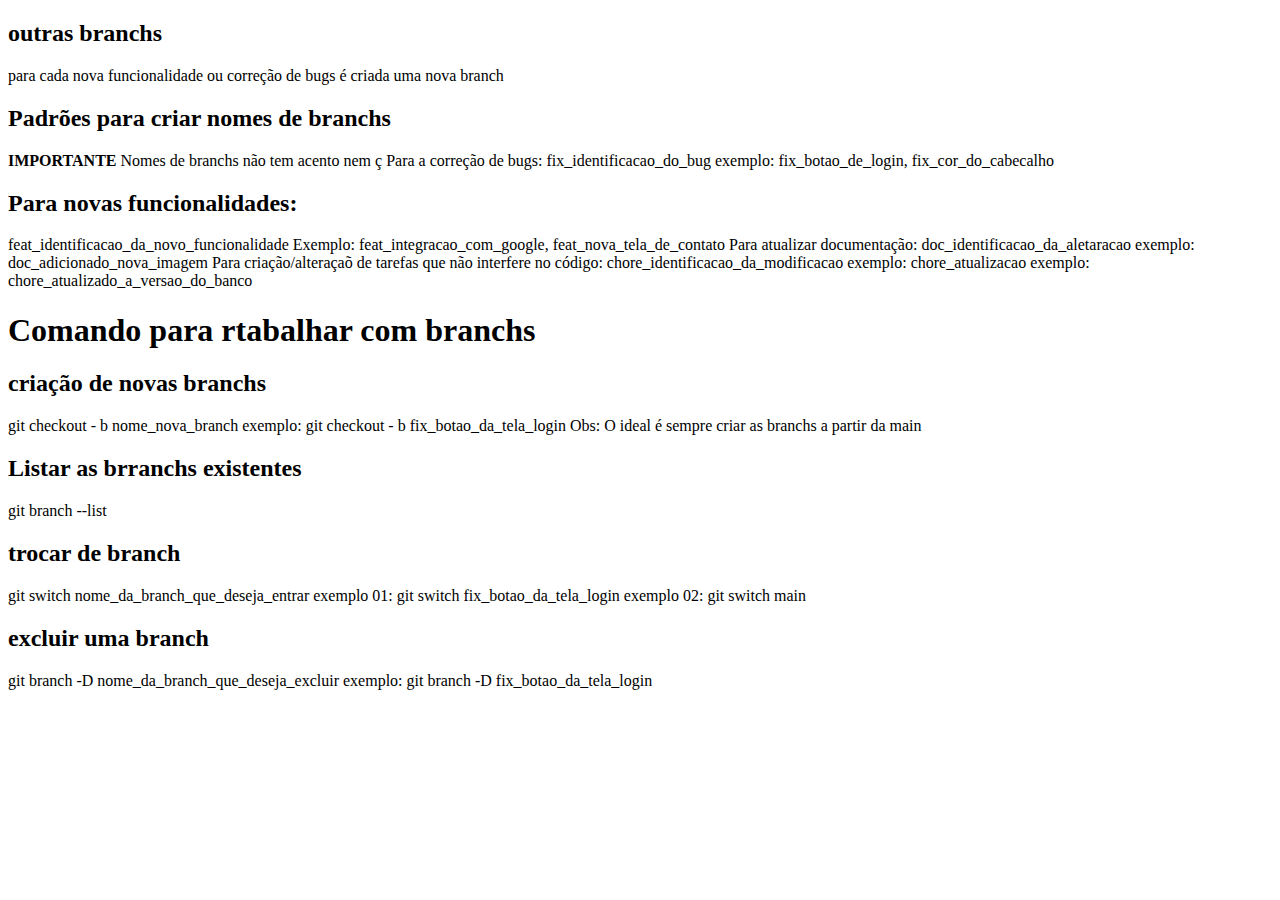
<file: index.html>
<!DOCTYPE html>
<html lang="en">
<head>
    <meta charset="UTF-8">
    <meta http-equiv="X-UA-Compatible" content="IE=edge">
    <meta name="viewport" content="width=device-width, initial-scale=1.0">
    <title>branchs</title>
    <link rel="stylesheet" href="css/style.css">
</head>
<body>
    <p>
    <h2>outras branchs</h2>
        para cada nova funcionalidade ou correção de bugs é criada uma nova branch
        
        <h2>Padrões para criar nomes de branchs</h2>
        <b>IMPORTANTE</b> Nomes de branchs não tem acento nem ç
        Para a correção de bugs: fix_identificacao_do_bug
        exemplo: fix_botao_de_login, fix_cor_do_cabecalho
        
        <h2>Para novas funcionalidades:</h2> 
        feat_identificacao_da_novo_funcionalidade
        Exemplo: feat_integracao_com_google, feat_nova_tela_de_contato
        
        Para atualizar documentação: doc_identificacao_da_aletaracao
        exemplo: doc_adicionado_nova_imagem
        
        Para criação/alteraçaõ de tarefas que não interfere no código:
        chore_identificacao_da_modificacao
        exemplo: chore_atualizacao
        exemplo: chore_atualizado_a_versao_do_banco
        
        <h1>Comando para rtabalhar com branchs</h1>
        <h2>criação de novas branchs</h2>
        git checkout - b nome_nova_branch
        exemplo: git checkout - b fix_botao_da_tela_login
        Obs: O ideal é sempre criar as branchs a partir da main
        
        <h2>Listar as brranchs existentes</h2>
        git branch --list
        
        <h2>trocar de branch</h2>
        git switch nome_da_branch_que_deseja_entrar
        exemplo 01: git switch fix_botao_da_tela_login
        exemplo 02: git switch main                 
        
        <h2> excluir uma branch</h2>
        git branch -D nome_da_branch_que_deseja_excluir
        exemplo: git branch -D fix_botao_da_tela_login
    </p>
</body>
</html>
</file>
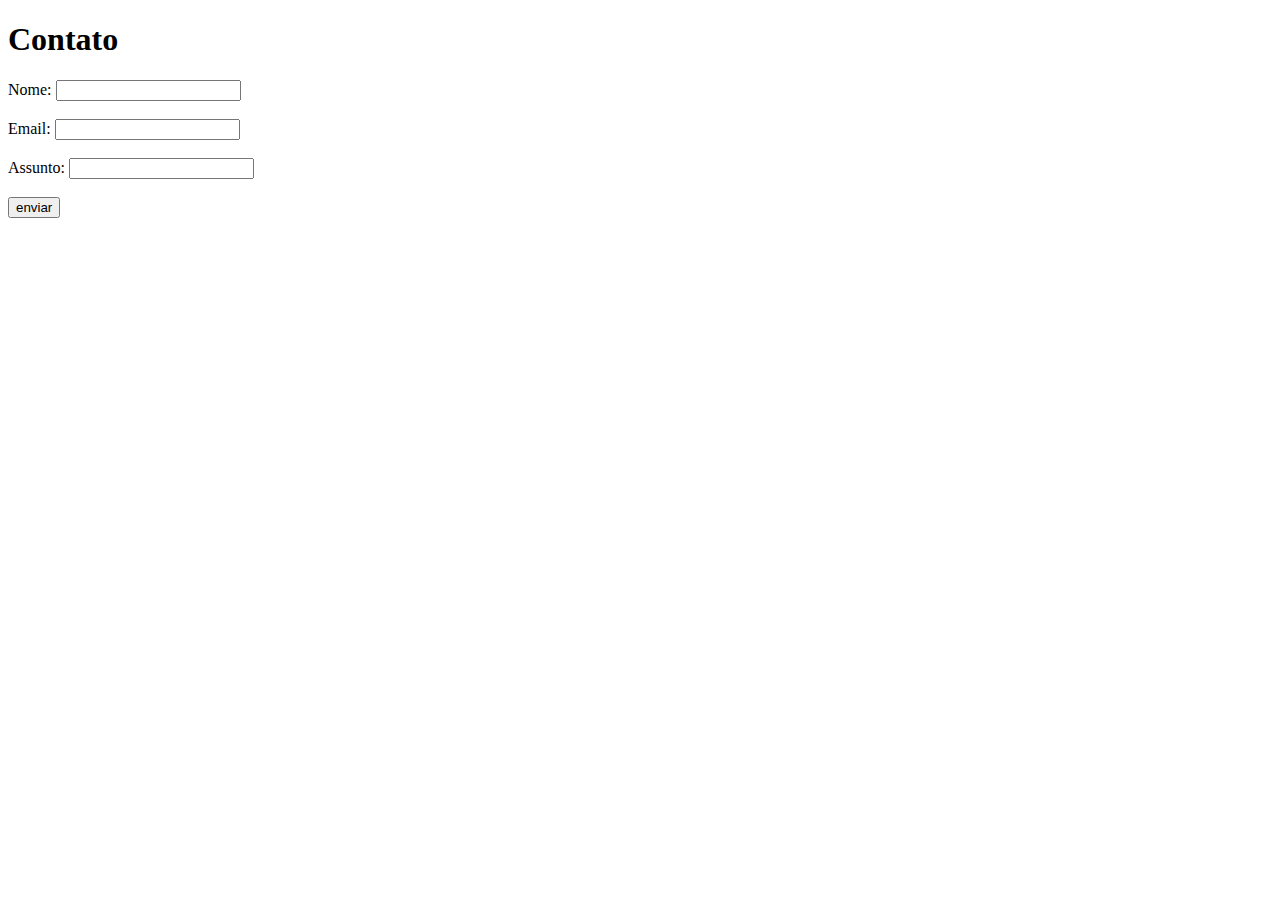
<file: contato.html>
<!DOCTYPE html>
<html lang="en">
<head>
    <meta charset="UTF-8">
    <meta http-equiv="X-UA-Compatible" content="IE=edge">
    <meta name="viewport" content="width=device-width, initial-scale=1.0">
    <link rel="stylesheet" href="css/style.css">
    <title>miau</title>
</head>
<body>
<h1>Contato</h1>
Nome: <input type="text" name="nome" id="" > <br><br>
Email: <input type="text" name="email" id="" > <br><br>
Assunto: <input type="text" name="assunto" id="" > <br><br>
<input type="button" value="enviar">

</body>
</html>
</file>
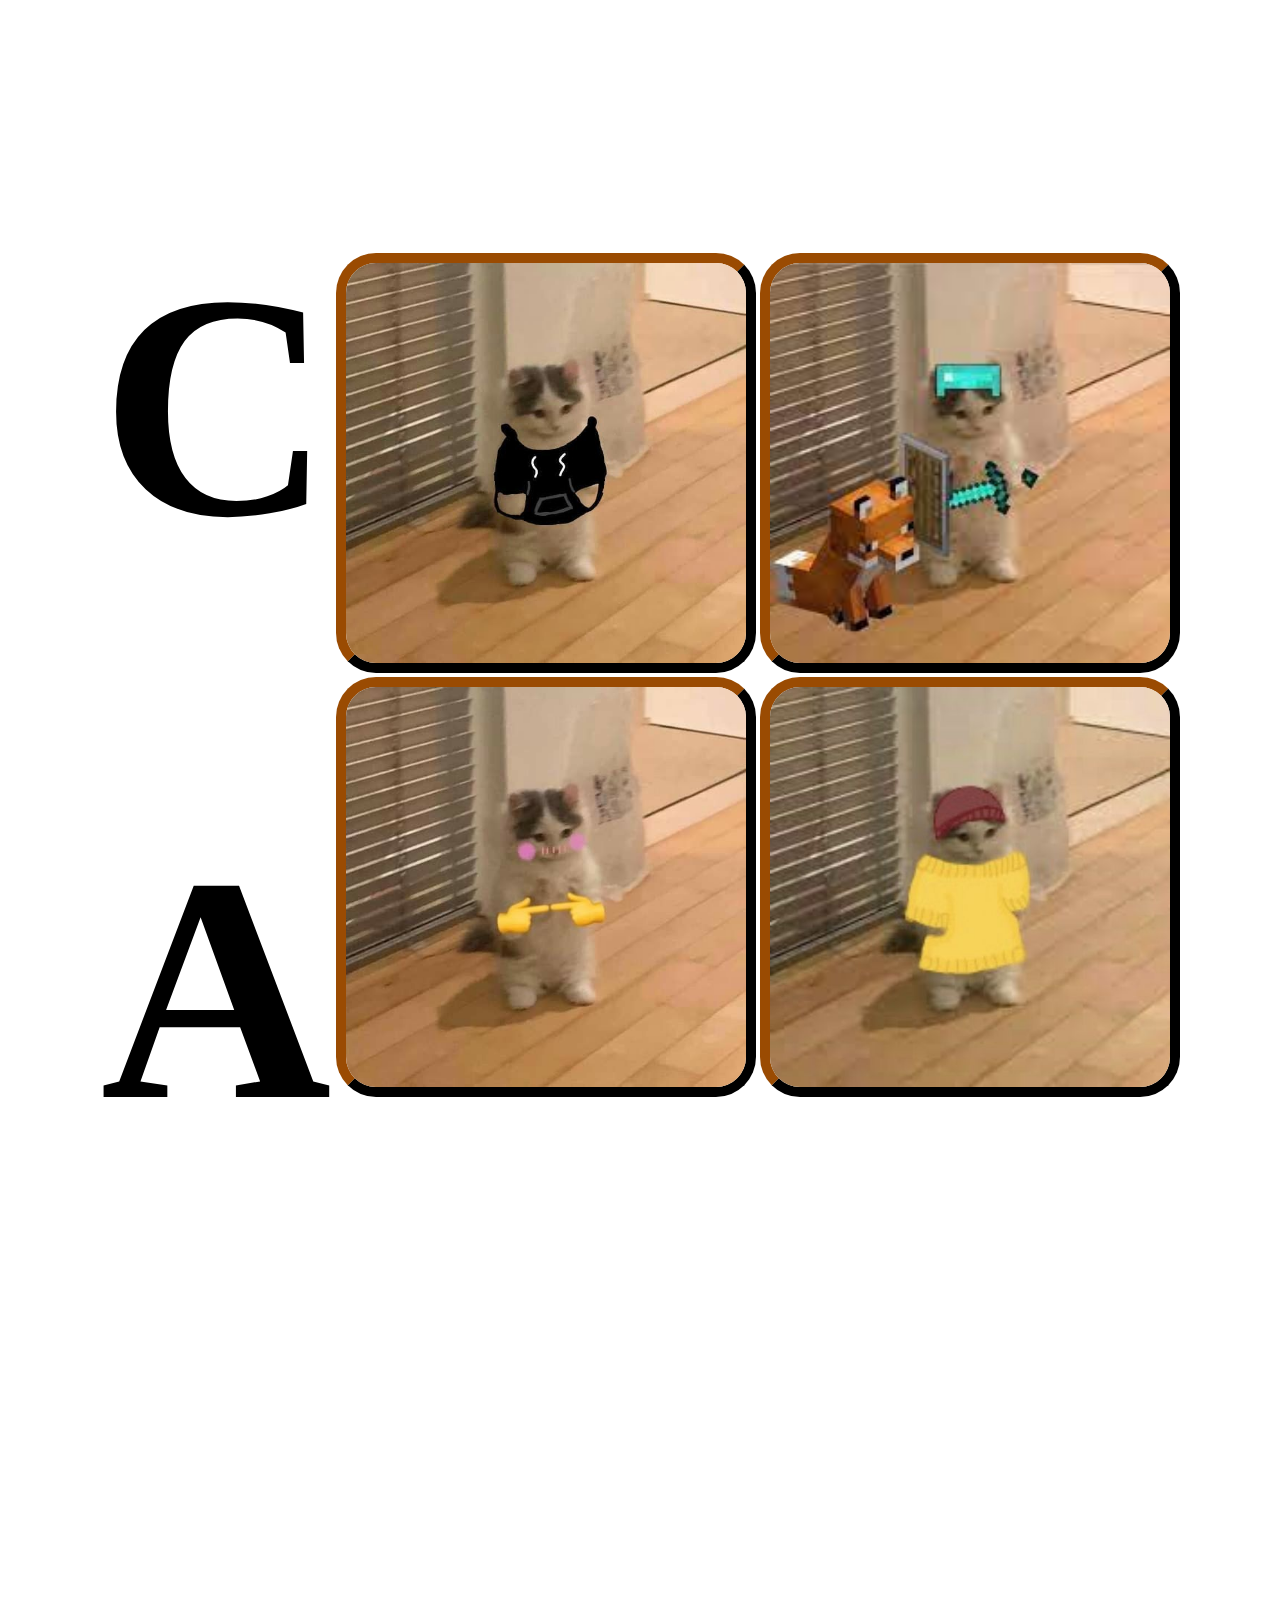
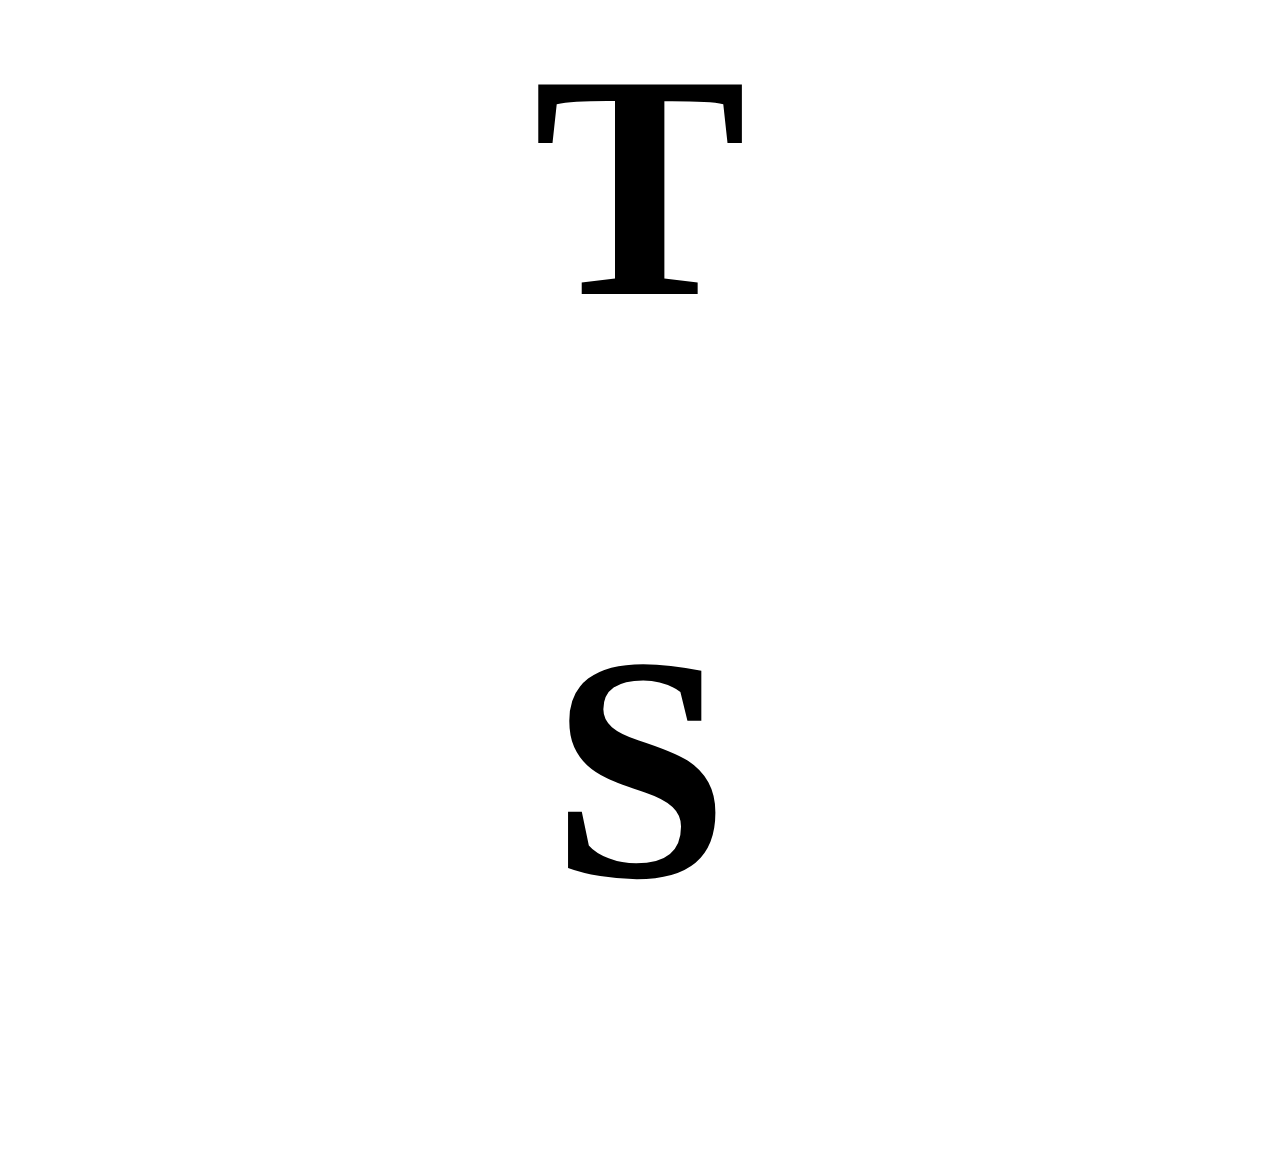
<file: galeria.html>
<!DOCTYPE html>
<html lang="en">
<head>
    <meta charset="UTF-8">
    <meta http-equiv="X-UA-Compatible" content="IE=edge">
    <meta name="viewport" content="width=device-width, initial-scale=1.0">
    <title>galeria</title>
    <link rel="stylesheet" href="css/style.css">
</head>
<body><center>
    <div id="ca">
    <H1>C</H1> <H1>A</H1>
    </div>
    <div> 
    <img src="img/gato_moletom.jpg" alt="">
    <img src="img/mine_cat.jfif" alt="">
    <br>
    <img src="img/shy_cat.jpg" alt="">
    <img src="img/willbur_cat.jpg" alt="">
</div>
<div id="ts">
 <H1>T</H1> <H1>S</H1>
</div>
</center>
</body>
</html>
</file>
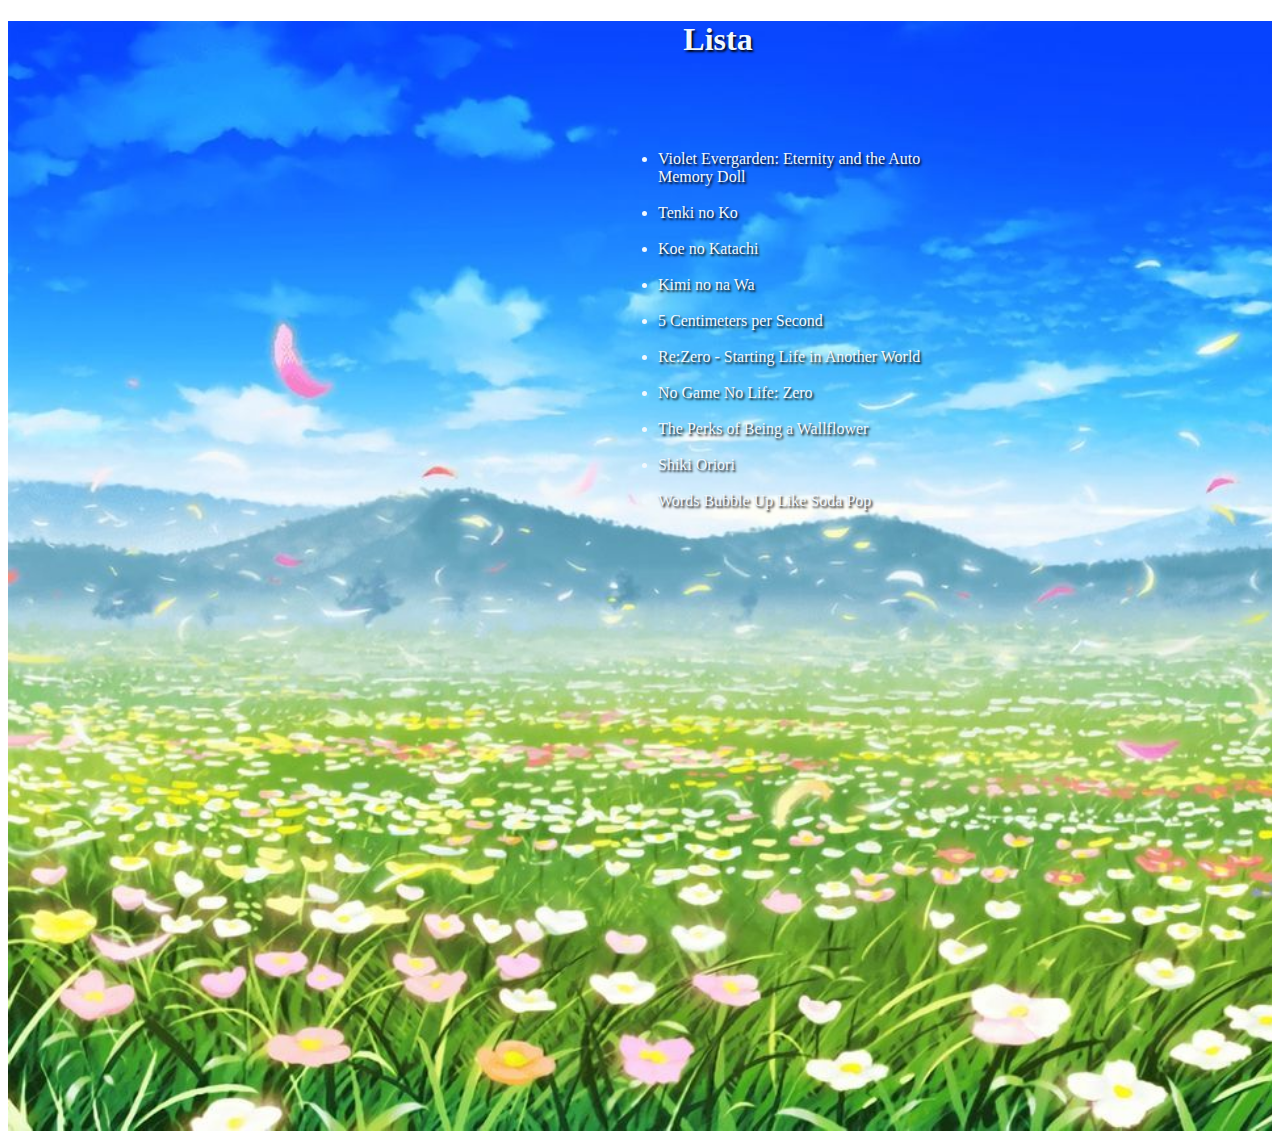
<file: lista-de-filmes.html>
<!DOCTYPE html>
<html lang="en">
<head>
    <meta charset="UTF-8">
    <meta http-equiv="X-UA-Compatible" content="IE=edge">
    <meta name="viewport" content="width=device-width, initial-scale=1.0">
    <link rel="stylesheet" href="css/LF.css">
    <title>Lista de filmes</title>
</head>
<body>
    <div id="fundo">
    <div id="tudo"> 
    <center>
    <h1>Lista</h1><br><br><br>
</center>
<div id="lista">
    <ul>
        <li>Violet Evergarden: Eternity and the Auto Memory Doll</li><br>
        <li>Tenki no Ko</li><br>
        <li>Koe no Katachi</li><br>
        <li>Kimi no na Wa</li><br>
        <li>5 Centimeters per Second</li><br>
        <li>Re:Zero - Starting Life in Another World</li><br>
        <li>No Game No Life: Zero</li><br>
        <li>The Perks of Being a Wallflower</li><br>
        <li>Shiki Oriori</li><br>
        <li>Words Bubble Up Like Soda Pop</li><br>
    </ul>
</div>
</div>
</div>
</body>
</html>
</file>
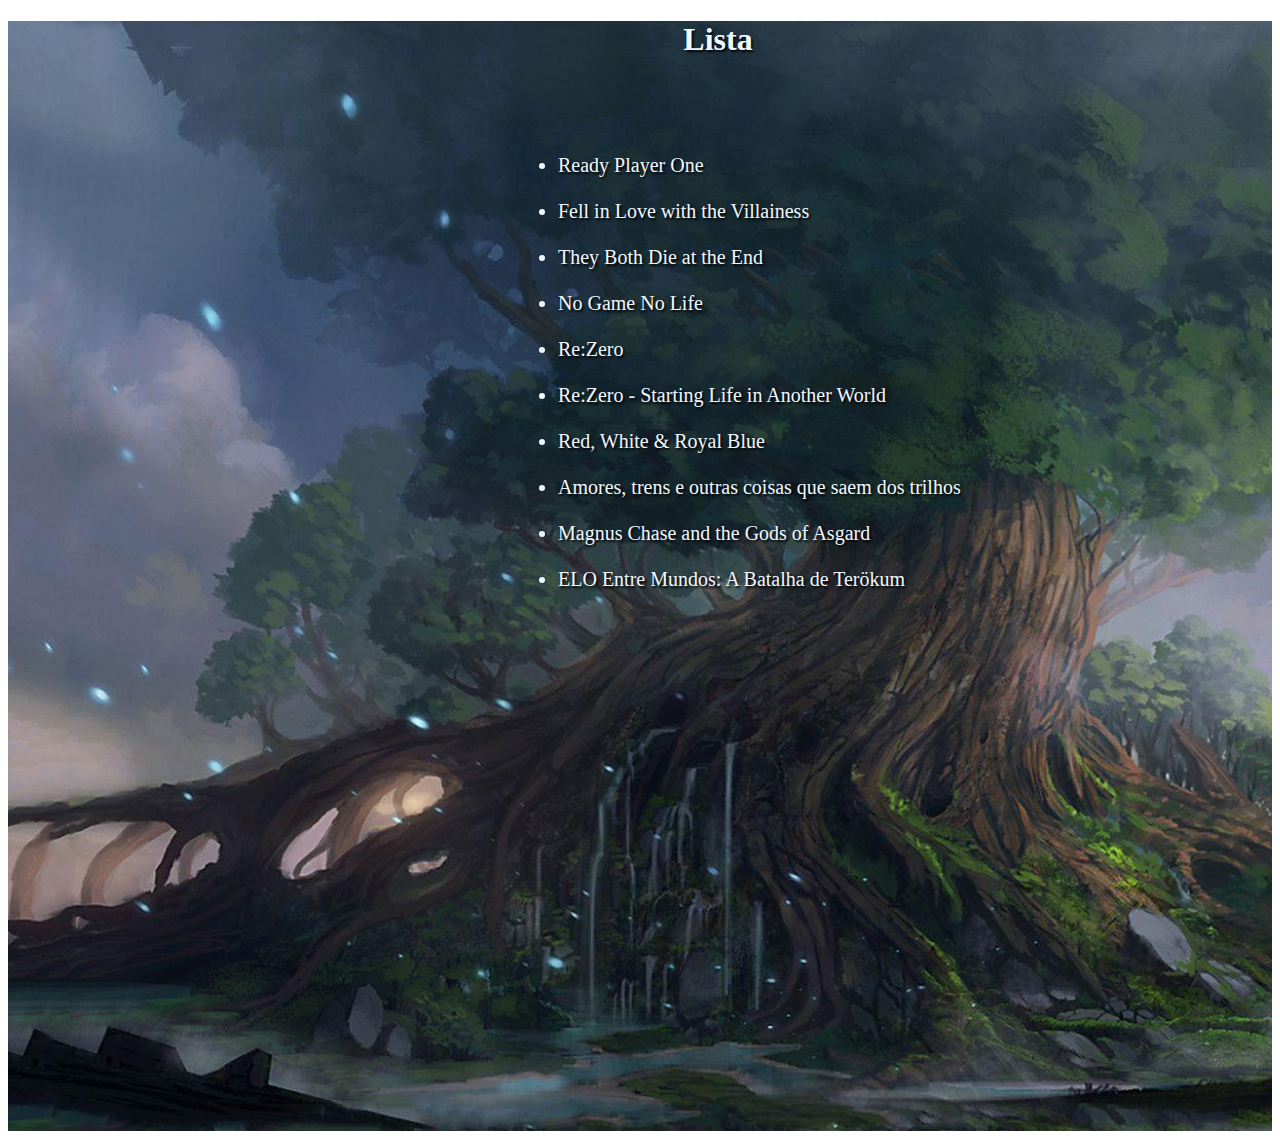
<file: lista-de-livros.html>
<!DOCTYPE html>
<html lang="en">
<head>
    <meta charset="UTF-8">
    <meta http-equiv="X-UA-Compatible" content="IE=edge">
    <meta name="viewport" content="width=device-width, initial-scale=1.0">
    <link rel="stylesheet" href="css/LL.css">
    <title>Lista de livros</title>
</head>
<body>
    <div id="fundo">
    <div id="tudo"> 
    <center>
    <h1>Lista</h1><br><br><br>
</center>
<div id="lista">
    <ul>
        <li>Ready Player One</li><br>
        <li>Fell in Love with the Villainess</li><br>
        <li>They Both Die at the End</li><br>
        <li>No Game No Life</li><br>
        <li>Re:Zero</li><br>
        <li>Re:Zero - Starting Life in Another World</li><br>
        <li>Red, White & Royal Blue</li><br>
        <li>Amores, trens e outras coisas que saem dos trilhos</li><br>
        <li>Magnus Chase and the Gods of Asgard</li><br>
        <li>ELO Entre Mundos: A Batalha de Terökum</li><br>
    </ul>
</div>
</div>
</div>
</body>
</html>
</file>
<file: css/style.css>
.body{
    color: aliceblue;
}
img{
  height: 400px;
  width: 400px;
  border: solid 10px;
  border-color: rgb(70, 34, 1);
  border-style:outset;
  border-radius: 40px;
}
div{
    display: inline-block;
}
#ca{
font-size: 1000%;
}
#ts{
font-size: 1000%;
}
</file>
<file: css/LF.css>
#tudo{
    max-width: 500px;
    max-height: 500px;
    margin-left: 460px;
    color: aliceblue; text-shadow: black 0.1em 0.1em 0.15em ;
}

#lista{
    margin-left: 150px;
}

#fundo{
   width: 100%;
   height: 1110px;
    background-image: url(../img/fundinho_di_flor.jpg); 
    background-repeat: no-repeat;
    background-size: cover;
}
.ul{
    font-size: 15px;
}
</file>
<file: css/LL.css>
#tudo{
    max-width: 500px;
    max-height: 500px;
    margin-left: 460px;
    color: aliceblue; text-shadow: black 0.1em 0.1em 0.15em ;
}
#lista{
    margin-left: 50px;
}
#fundo{
    width: 100%;
    height: 1110px;
     background-image: url(../img/wp2210904-yggdrasil-wallpapers.jpg); 
     background-size:cover;
     background-repeat: no-repeat;
 }
 
    ul{
        font-size: 20px;
    }
</file>
